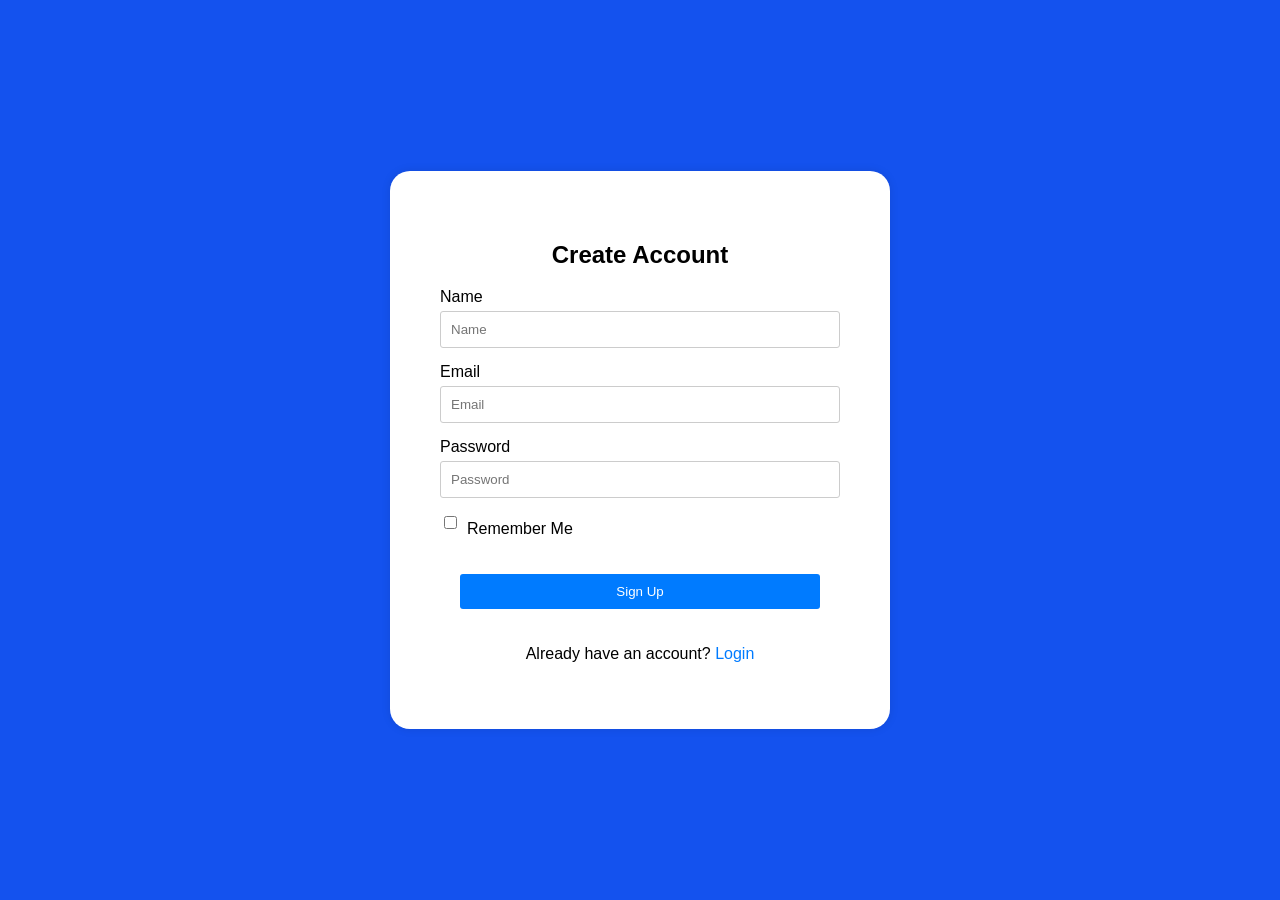
<file: index.html>
<!DOCTYPE html>
<html lang="en">
<head>
    <meta charset="UTF-8">
    <meta name="viewport" content="width=device-width, initial-scale=1.0">
    <link rel="stylesheet" href="styles.css">
    <title>Sign Up</title>
</head>
<body>
    <div class="container">
        <form id="signup-form" class="form">
            <h2>Create Account</h2>
            <label class="label name">Name</label>
            <input type="text" id="signup-name" placeholder="Name" required>
            <label class="label email">Email</label>
            <input type="email" id="signup-email" placeholder="Email" required>
            <label class="label password">Password</label>
            <input type="password" id="signup-password" placeholder="Password" required>
            <label class="remember-me-label">
                <input type="checkbox" class="remember-me"> Remember Me
            </label>
            <button type="submit">Sign Up</button>
        </form>
        <p>Already have an account? <a href="login.html">Login</a></p>
    </div>

    <script>
        document.getElementById("signup-form").addEventListener("submit", function(event) {
            event.preventDefault(); // Prevents the form from submitting normally

            // Perform any necessary login actions here

            // Redirect to the home page
            window.location.href = "login.html";
        });
    </script>
</body>
</html>
</file>
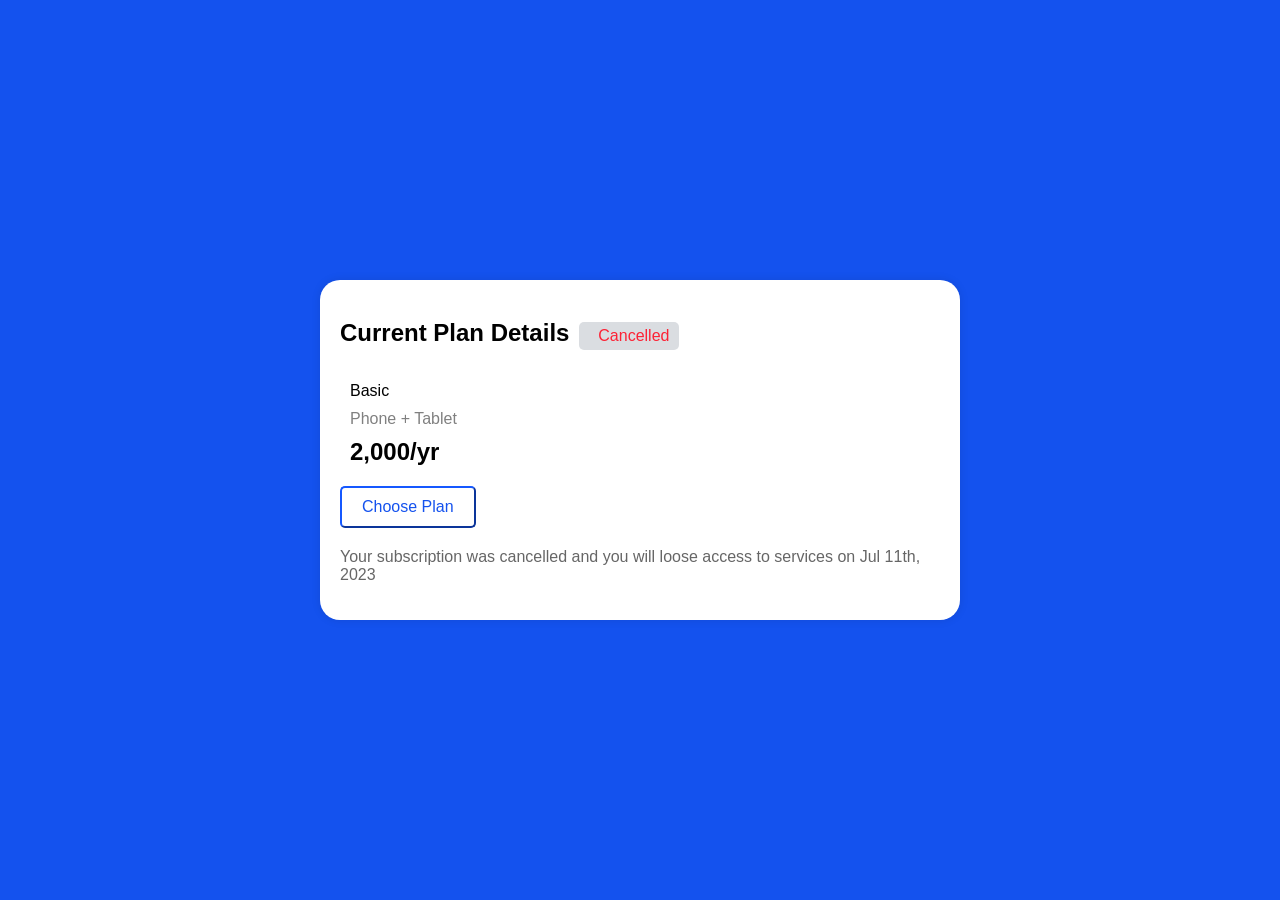
<file: cancel.html>
<!DOCTYPE html>
<html lang="en">
<head>
    <meta charset="UTF-8">
    <meta name="viewport" content="width=device-width, initial-scale=1.0">
    <link rel="stylesheet" href="planscreen.css">
    <title>Plan Screen</title>
</head>
<body>
    <div class="container">
        <div class="head">
        <div class="header">
            <h2>Current Plan Details</h2>
            <span class="cancel-sign">&nbsp;&nbsp;Cancelled</span>
        </div>
        
        <!-- <div class="cancel-button">
            <button class="cancel-btn">Cancel</button>
        </div> -->
    </div>
        
        <div class="plan_name">Basic</div>
        <div class="devices">Phone + Tablet</div>
        <div class="plan_price">2,000/yr</div>

        <div class="change_plan">
            <button class="change_plan_btn">Choose Plan</button>
        </div>
            
        <p>Your subscription was cancelled and you will loose access to services on Jul 11th, 2023</p>
    </div>
    <script src="app.js"></script>
</body>
</html>
</file>
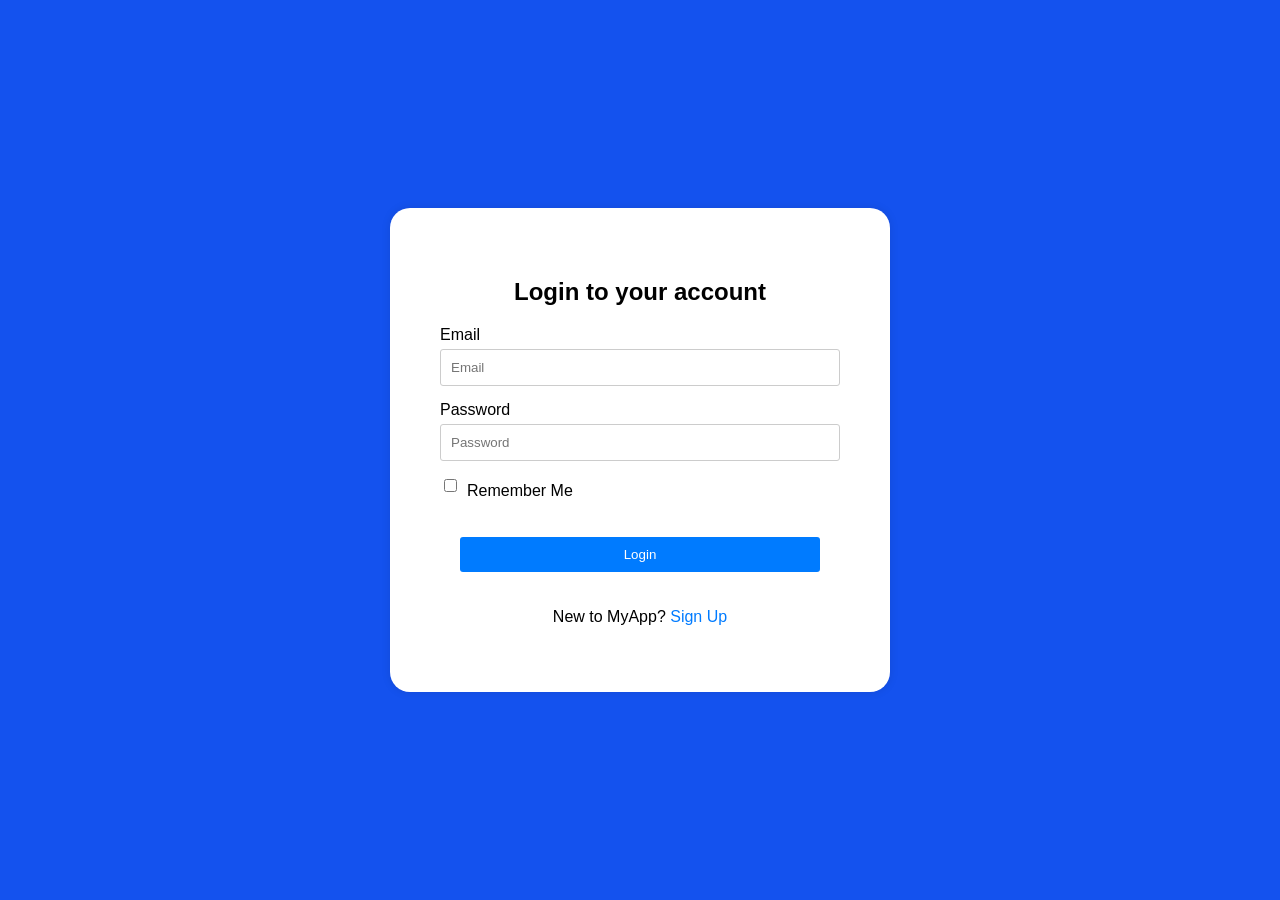
<file: login.html>
<!DOCTYPE html>
<html lang="en">
<head>
    <meta charset="UTF-8">
    <meta name="viewport" content="width=device-width, initial-scale=1.0">
    <link rel="stylesheet" href="styles.css">
    <title>Login</title>
</head>
<body>
    <div class="container">
        <form id="login-form" class="form">
            <h2>Login to your account</h2>
            <label class="label email">Email</label>
            <input type="email" id="login-email" placeholder="Email" required>
            <label class="label password">Password</label>

            <input type="password" id="login-password" placeholder="Password" required>
            <label class="remember-me-label">
                <input type="checkbox" class="remember-me"> Remember Me
            </label>
            <button type="submit">Login</button>
        </form>
        <p>New to MyApp? <a href="signup.html">Sign Up</a></p>
    </div>

    <script>
        document.getElementById("login-form").addEventListener("submit", function(event) {
            event.preventDefault(); // Prevents the form from submitting normally

            // Perform any necessary login actions here

            // Redirect to the home page
            window.location.href = "netflix.html";
        });
    </script>
</body>
</html>
</file>
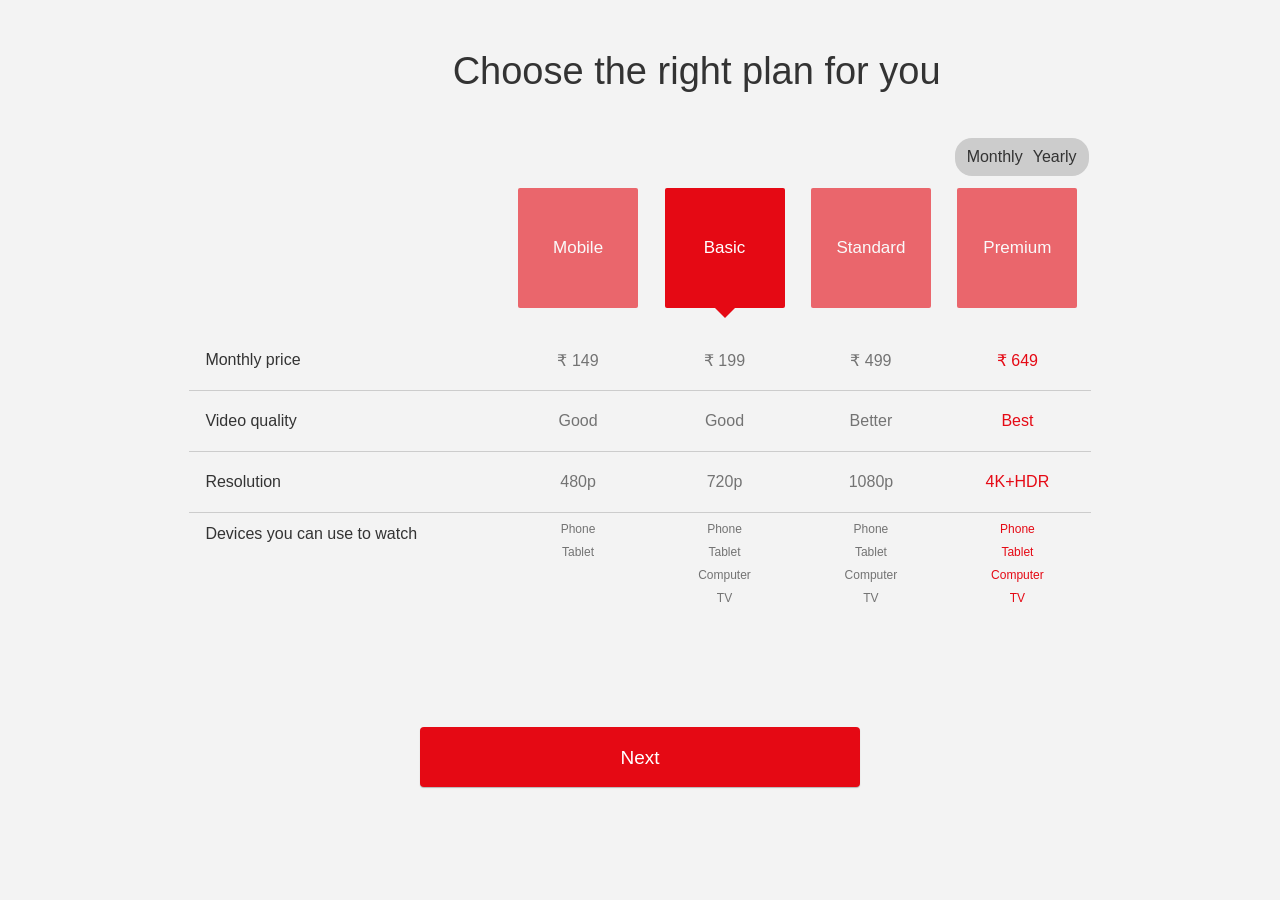
<file: netflix.html>
<!DOCTYPE html>
<html lang="en">
<head>
    <meta charset="UTF-8">
    <meta name="viewport" content="width=device-width, initial-scale=1.0">
    <link rel="stylesheet" href="netflix.css">
    <title>Document</title>
</head>
<body>
    <div
  class="centerContainer narrowCenterContainer snipcss-RGWYd style-3ErCG"
  id="style-3ErCG"
>
  
    <div class="planGrid planGrid--has4Plans" data-uia="plan-grid">
      <div
        class="planGrid__header snipcss0-0-0-1 tether-target-attached-top tether-element-attached-top tether-element-attached-center tether-target-attached-center"
      >
      <div class="intro-text">
        <h1>Choose the right plan for you</h1>
      </div>
      <div class="cen">
        <label class="toggle">
          <input type="checkbox">
          <span class="toggle-text">
            <span class="toggle-option1">Monthly</span>
            <span class="toggle-option2">Yearly</span>
          </span>
        </label>
      </div>
      

        <div
          class="planGrid__selector planGrid__planSelector snipcss0-1-1-2"    
        >
       
            
        
          <label
            class="planGrid__selectorChoice planGrid__planChoice snipcss0-2-2-4"
            ><input
              type="radio"
              name="planChoice"
              class="planGrid__selectorInput planGrid__planInput snipcss0-3-4-5"
              id="planGrid_planChoice_0"
              data-uia="plan-grid-plan-selector+input-text_1_stream_name"
              value="114120"
            />
            <span
              class="planGrid__selectorLabel planGrid__planLabel snipcss0-3-4-6"
              >Mobile</span
            ></label
          ><label
            class="planGrid__selectorChoice planGrid__planChoice snipcss0-2-2-7"
            for="planGrid_planChoice_1"
            data-uia="plan-grid-plan-selector+label-text_1_stream_name"
            ><input
              type="radio"
              name="planChoice"
              class="planGrid__selectorInput planGrid__planInput snipcss0-3-7-8"
              id="planGrid_planChoice_1"
              data-uia="plan-grid-plan-selector+input-text_1_stream_name"
              value="314001031"
              checked=""
            /><span
              class="planGrid__selectorLabel planGrid__planLabel snipcss0-3-7-9"
              >Basic</span
            ></label
          ><label
            class="planGrid__selectorChoice planGrid__planChoice snipcss0-2-2-10"
            for="planGrid_planChoice_2"
            data-uia="plan-grid-plan-selector+label-text_2_stream_name"
            ><input
              type="radio"
              name="planChoice"
              class="planGrid__selectorInput planGrid__planInput snipcss0-3-10-11"
              id="planGrid_planChoice_2"
              data-uia="plan-grid-plan-selector+input-text_2_stream_name"
              value="10322"
            /><span
              class="planGrid__selectorLabel planGrid__planLabel snipcss0-3-10-12"
              >Standard</span
            ></label
          ><label
            class="planGrid__selectorChoice planGrid__planChoice snipcss0-2-2-13"
            for="planGrid_planChoice_3"
            data-uia="plan-grid-plan-selector+label-text_4_stream_name"
            ><input
              type="radio"
              name="planChoice"
              class="planGrid__selectorInput planGrid__planInput snipcss0-3-13-14"
              id="planGrid_planChoice_3"
              data-uia="plan-grid-plan-selector+input-text_4_stream_name"
              value="10341"
            /><span
              class="planGrid__selectorLabel planGrid__planLabel snipcss0-3-13-15"
              >Premium</span
            ></label
          >
        </div>
      </div>

      <div class="toggle-content">
        <table
        class="planGrid__featureTable"
        role="table"
        data-uia="plan-grid-feature-table"
      >
        <tbody
          class="planGrid__featureTableBody"
          data-uia="plan-grid-feature-table-body"
        >
        
          <tr
            role="row"
            class="planGrid__featureTableRow planGrid__featureTableRow--planPrice"
          >

            <td
              class="planGrid__cell planGrid__featureCell tether-target-attached-top tether-abutted tether-abutted-top tether-element-attached-top tether-element-attached-center tether-target-attached-center"
              role="cell"
              data-uia="plan-grid-feature-table-cell+planPrice-feature"
            >
              Monthly price
            </td>
            <td
              class="planGrid__cell planGrid__stringCell"
              role="cell"
              data-uia="plan-grid-feature-table-cell+planPrice-text_1_stream_name"
              aria-label="Mobile"
            >
              ₹&nbsp;149
            </td>
            <td
              class="planGrid__cell planGrid__stringCell"
              role="cell"
              data-uia="plan-grid-feature-table-cell+planPrice-text_1_stream_name"
              aria-label="Basic"
            >
              ₹&nbsp;199
            </td>
            <td
              class="planGrid__cell planGrid__stringCell"
              role="cell"
              data-uia="plan-grid-feature-table-cell+planPrice-text_2_stream_name"
              aria-label="Standard"
            >
              ₹&nbsp;499
            </td>
            <td
              class="planGrid__cell planGrid__cell--isSelected planGrid__stringCell"
              role="cell"
              data-uia="plan-grid-feature-table-cell+planPrice-text_4_stream_name"
              aria-label="Premium"
            >
              ₹&nbsp;649
            </td>
          </tr>
          <tr
            role="row"
            class="planGrid__featureTableRow planGrid__featureTableRow--videoQuality"
          >
            <td
              class="planGrid__cell planGrid__featureCell"
              role="cell"
              data-uia="plan-grid-feature-table-cell+videoQuality-feature"
            >
              Video quality
            </td>
            <td
              class="planGrid__cell planGrid__videoQualityCell"
              role="cell"
              data-uia="plan-grid-feature-table-cell+videoQuality-text_1_stream_name"
              aria-label="Mobile"
            >
              <div class="planGrid__videoQualityLabel">Good</div>
            </td>
            <td
              class="planGrid__cell planGrid__videoQualityCell"
              role="cell"
              data-uia="plan-grid-feature-table-cell+videoQuality-text_1_stream_name"
              aria-label="Basic"
            >
              <div class="planGrid__videoQualityLabel">Good</div>
            </td>
            <td
              class="planGrid__cell planGrid__videoQualityCell"
              role="cell"
              data-uia="plan-grid-feature-table-cell+videoQuality-text_2_stream_name"
              aria-label="Standard"
            >
              <div class="planGrid__videoQualityLabel">Better</div>
            </td>
            <td
              class="planGrid__cell planGrid__cell--isSelected planGrid__videoQualityCell"
              role="cell"
              data-uia="plan-grid-feature-table-cell+videoQuality-text_4_stream_name"
              aria-label="Premium"
            >
              <div class="planGrid__videoQualityLabel">Best</div>
            </td>
          </tr>
          <tr
            role="row"
            class="planGrid__featureTableRow planGrid__featureTableRow--resolution"
          >
            <td
              class="planGrid__cell planGrid__featureCell"
              role="cell"
              data-uia="plan-grid-feature-table-cell+resolution-feature"
            >
              Resolution
            </td>
            <td
              class="planGrid__cell planGrid__videoQualityCell"
              role="cell"
              data-uia="plan-grid-feature-table-cell+resolution-text_1_stream_name"
              aria-label="Mobile"
            >
              <div class="planGrid__videoQualityLabel">480p</div>
            </td>
            <td
              class="planGrid__cell planGrid__videoQualityCell"
              role="cell"
              data-uia="plan-grid-feature-table-cell+resolution-text_1_stream_name"
              aria-label="Basic"
            >
              <div class="planGrid__videoQualityLabel">720p</div>
            </td>
            <td
              class="planGrid__cell planGrid__videoQualityCell"
              role="cell"
              data-uia="plan-grid-feature-table-cell+resolution-text_2_stream_name"
              aria-label="Standard"
            >
              <div class="planGrid__videoQualityLabel">1080p</div>
            </td>
            <td
              class="planGrid__cell planGrid__cell--isSelected planGrid__videoQualityCell"
              role="cell"
              data-uia="plan-grid-feature-table-cell+resolution-text_4_stream_name"
              aria-label="Premium"
            >
              <div class="planGrid__videoQualityLabel">4K+HDR</div>
            </td>
          </tr>
          <tr
            role="row"
            class="planGrid__featureTableRow planGrid__featureTableRow--supportedDevices"
          >
            <td
              class="planGrid__cell planGrid__featureCell"
              role="cell"
              data-uia="plan-grid-feature-table-cell+supportedDevices-feature"
            >
              Devices you can use to watch
            </td>
            <td
              class="planGrid__cell planGrid__supportedDevicesCell"
              role="cell"
              data-uia="plan-grid-feature-table-cell+supportedDevices-text_1_stream_name"
              aria-label="Mobile"
            >
             
                <div class="planGrid__supportedDevicesLabel">Phone</div>
             
                <div class="planGrid__supportedDevicesLabel">Tablet</div>
              </div>
            </td>
            <td
              class="planGrid__cell planGrid__supportedDevicesCell"
              role="cell"
              data-uia="plan-grid-feature-table-cell+supportedDevices-text_1_stream_name"
              aria-label="Basic"
            >
                
                <div class="planGrid__supportedDevicesLabel">Phone</div>
                
                <div class="planGrid__supportedDevicesLabel">Tablet</div>
                
                <div class="planGrid__supportedDevicesLabel">Computer</div>
                
                <div class="planGrid__supportedDevicesLabel">TV</div>
              
            </td>
            <td
              class="planGrid__cell planGrid__supportedDevicesCell"
              role="cell"
              data-uia="plan-grid-feature-table-cell+supportedDevices-text_2_stream_name"
              aria-label="Standard"
            >
                
                <div class="planGrid__supportedDevicesLabel">Phone</div>
                
                <div class="planGrid__supportedDevicesLabel">Tablet</div>
                
                <div class="planGrid__supportedDevicesLabel">Computer</div>
                
                <div class="planGrid__supportedDevicesLabel">TV</div>
            </td>
            <td
              class="planGrid__cell planGrid__cell--isSelected planGrid__supportedDevicesCell"
              role="cell"
              data-uia="plan-grid-feature-table-cell+supportedDevices-text_4_stream_name"
              aria-label="Premium"
            >
                
                <div class="planGrid__supportedDevicesLabel">Phone</div>
                
                <div class="planGrid__supportedDevicesLabel">Tablet</div>
                
                <div class="planGrid__supportedDevicesLabel">Computer</div>
                
                <div class="planGrid__supportedDevicesLabel">TV</div>
            </td>
          </tr>
        </tbody>
      </table>
      </div>

      <div class="toggle-content">
        <table
        class="planGrid__featureTable"
        role="table"
        data-uia="plan-grid-feature-table"
      >
        <tbody
          class="planGrid__featureTableBody"
          data-uia="plan-grid-feature-table-body"
        >
        
          <tr
            role="row"
            class="planGrid__featureTableRow planGrid__featureTableRow--planPrice"
          >

            <td
              class="planGrid__cell planGrid__featureCell tether-target-attached-top tether-abutted tether-abutted-top tether-element-attached-top tether-element-attached-center tether-target-attached-center"
              role="cell"
              data-uia="plan-grid-feature-table-cell+planPrice-feature"
            >
              Yearly price
            </td>
            <td
              class="planGrid__cell planGrid__stringCell"
              role="cell"
              data-uia="plan-grid-feature-table-cell+planPrice-text_1_stream_name"
              aria-label="Mobile"
            >
              ₹&nbsp;1499
            </td>
            <td
              class="planGrid__cell planGrid__stringCell"
              role="cell"
              data-uia="plan-grid-feature-table-cell+planPrice-text_1_stream_name"
              aria-label="Basic"
            >
              ₹&nbsp;1999
            </td>
            <td
              class="planGrid__cell planGrid__stringCell"
              role="cell"
              data-uia="plan-grid-feature-table-cell+planPrice-text_2_stream_name"
              aria-label="Standard"
            >
              ₹&nbsp;4999
            </td>
            <td
              class="planGrid__cell planGrid__cell--isSelected planGrid__stringCell"
              role="cell"
              data-uia="plan-grid-feature-table-cell+planPrice-text_4_stream_name"
              aria-label="Premium"
            >
              ₹&nbsp;6499
            </td>
          </tr>
          <tr
            role="row"
            class="planGrid__featureTableRow planGrid__featureTableRow--videoQuality"
          >
            <td
              class="planGrid__cell planGrid__featureCell"
              role="cell"
              data-uia="plan-grid-feature-table-cell+videoQuality-feature"
            >
              Video quality
            </td>
            <td
              class="planGrid__cell planGrid__videoQualityCell"
              role="cell"
              data-uia="plan-grid-feature-table-cell+videoQuality-text_1_stream_name"
              aria-label="Mobile"
            >
              <div class="planGrid__videoQualityLabel">Good</div>
            </td>
            <td
              class="planGrid__cell planGrid__videoQualityCell"
              role="cell"
              data-uia="plan-grid-feature-table-cell+videoQuality-text_1_stream_name"
              aria-label="Basic"
            >
              <div class="planGrid__videoQualityLabel">Good</div>
            </td>
            <td
              class="planGrid__cell planGrid__videoQualityCell"
              role="cell"
              data-uia="plan-grid-feature-table-cell+videoQuality-text_2_stream_name"
              aria-label="Standard"
            >
              <div class="planGrid__videoQualityLabel">Better</div>
            </td>
            <td
              class="planGrid__cell planGrid__cell--isSelected planGrid__videoQualityCell"
              role="cell"
              data-uia="plan-grid-feature-table-cell+videoQuality-text_4_stream_name"
              aria-label="Premium"
            >
              <div class="planGrid__videoQualityLabel">Best</div>
            </td>
          </tr>
          <tr
            role="row"
            class="planGrid__featureTableRow planGrid__featureTableRow--resolution"
          >
            <td
              class="planGrid__cell planGrid__featureCell"
              role="cell"
              data-uia="plan-grid-feature-table-cell+resolution-feature"
            >
              Resolution
            </td>
            <td
              class="planGrid__cell planGrid__videoQualityCell"
              role="cell"
              data-uia="plan-grid-feature-table-cell+resolution-text_1_stream_name"
              aria-label="Mobile"
            >
              <div class="planGrid__videoQualityLabel">480p</div>
            </td>
            <td
              class="planGrid__cell planGrid__videoQualityCell"
              role="cell"
              data-uia="plan-grid-feature-table-cell+resolution-text_1_stream_name"
              aria-label="Basic"
            >
              <div class="planGrid__videoQualityLabel">720p</div>
            </td>
            <td
              class="planGrid__cell planGrid__videoQualityCell"
              role="cell"
              data-uia="plan-grid-feature-table-cell+resolution-text_2_stream_name"
              aria-label="Standard"
            >
              <div class="planGrid__videoQualityLabel">1080p</div>
            </td>
            <td
              class="planGrid__cell planGrid__cell--isSelected planGrid__videoQualityCell"
              role="cell"
              data-uia="plan-grid-feature-table-cell+resolution-text_4_stream_name"
              aria-label="Premium"
            >
              <div class="planGrid__videoQualityLabel">4K+HDR</div>
            </td>
          </tr>
          <tr
            role="row"
            class="planGrid__featureTableRow planGrid__featureTableRow--supportedDevices"
          >
            <td
              class="planGrid__cell planGrid__featureCell"
              role="cell"
              data-uia="plan-grid-feature-table-cell+supportedDevices-feature"
            >
              Devices you can use to watch
            </td>
            <td
              class="planGrid__cell planGrid__supportedDevicesCell"
              role="cell"
              data-uia="plan-grid-feature-table-cell+supportedDevices-text_1_stream_name"
              aria-label="Mobile"
            >
             
                <div class="planGrid__supportedDevicesLabel">Phone</div>
             
                <div class="planGrid__supportedDevicesLabel">Tablet</div>
              </div>
            </td>
            <td
              class="planGrid__cell planGrid__supportedDevicesCell"
              role="cell"
              data-uia="plan-grid-feature-table-cell+supportedDevices-text_1_stream_name"
              aria-label="Basic"
            >
                
                <div class="planGrid__supportedDevicesLabel">Phone</div>
                
                <div class="planGrid__supportedDevicesLabel">Tablet</div>
                
                <div class="planGrid__supportedDevicesLabel">Computer</div>
                
                <div class="planGrid__supportedDevicesLabel">TV</div>
              
            </td>
            <td
              class="planGrid__cell planGrid__supportedDevicesCell"
              role="cell"
              data-uia="plan-grid-feature-table-cell+supportedDevices-text_2_stream_name"
              aria-label="Standard"
            >
                
                <div class="planGrid__supportedDevicesLabel">Phone</div>
                
                <div class="planGrid__supportedDevicesLabel">Tablet</div>
                
                <div class="planGrid__supportedDevicesLabel">Computer</div>
                
                <div class="planGrid__supportedDevicesLabel">TV</div>
            </td>
            <td
              class="planGrid__cell planGrid__cell--isSelected planGrid__supportedDevicesCell"
              role="cell"
              data-uia="plan-grid-feature-table-cell+supportedDevices-text_4_stream_name"
              aria-label="Premium"
            >
                
                <div class="planGrid__supportedDevicesLabel">Phone</div>
                
                <div class="planGrid__supportedDevicesLabel">Tablet</div>
                
                <div class="planGrid__supportedDevicesLabel">Computer</div>
                
                <div class="planGrid__supportedDevicesLabel">TV</div>
            </td>
          </tr>
        </tbody>
      </table>
      </div>
      
      <div>
        <small class="planGrid__disclaimer planGrid__standardDisclaimer"
          ><br
        /></small>
      </div>
    </div>
  </div>
  <div class="submitBtnContainer">
    <button
      type="button"
      tabindex="0"
      class="nf-btn nf-btn-primary nf-btn-solid nf-btn-oversize"
      data-uia="cta-plan-selection"
      placeholder="planSelection_button_continue"
        onclick="loginAndRedirect()"
    >
      Next
    </button>
  </div>
</div>


<!-- <script src="app.js"></script> -->
    <script>
        function loginAndRedirect() {
            // Perform any necessary login actions here

            // Redirect to the home page
            window.location.href = "payment.html";
        }
    </script>
<script>
  const toggleContents = document.querySelectorAll('.toggle-content');
  
  toggleContents[0].style.display = 'block'; // Show the first content by default
  
  const toggleInput = document.querySelector('.toggle input');
  toggleInput.addEventListener('change', () => {
    toggleContents.forEach(content => {
      content.style.display = 'none';
    });
  
    const selectedContentIndex = toggleInput.checked ? 1 : 0;
    toggleContents[selectedContentIndex].style.display = 'block';
  });
  </script>

</body>
</html>
</file>
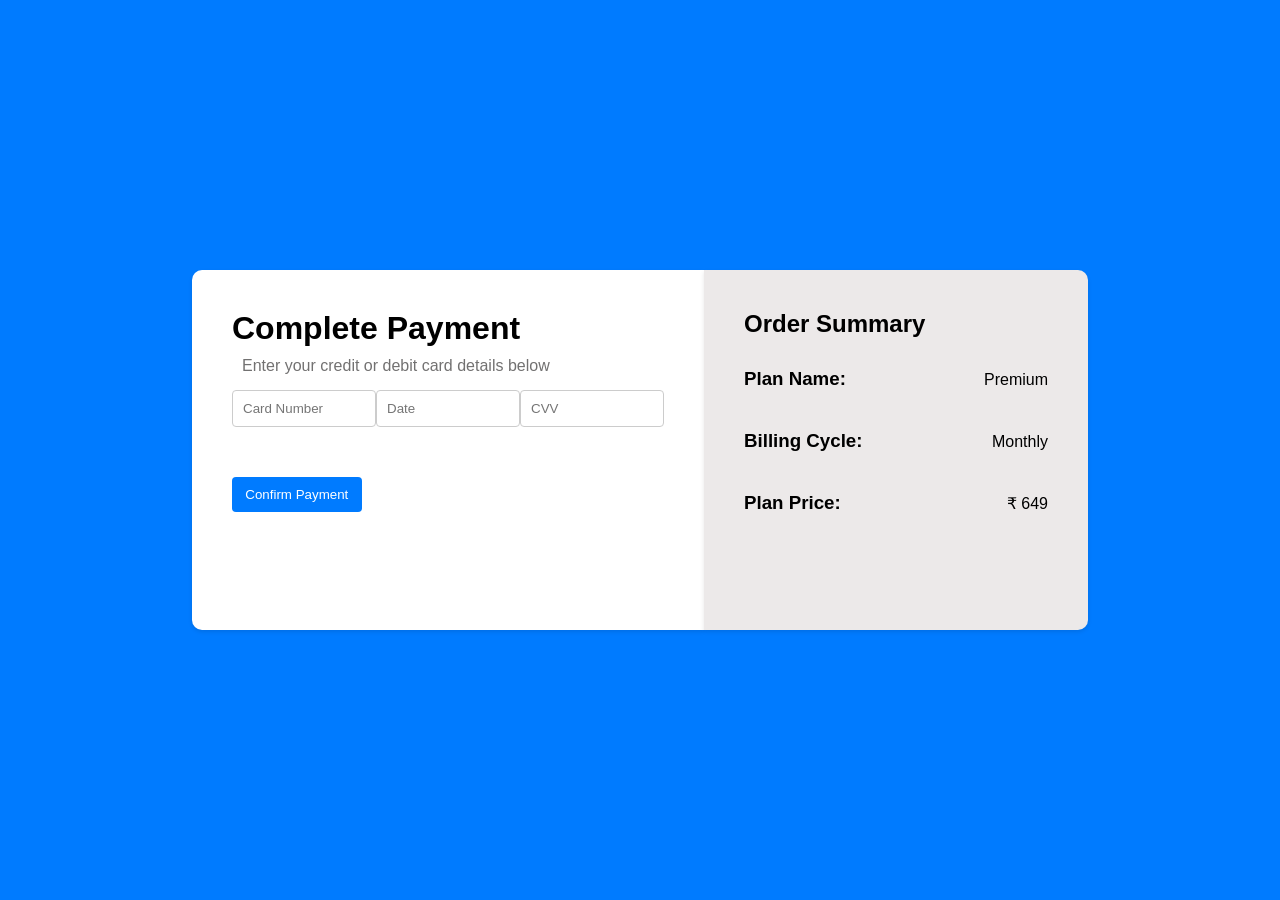
<file: payment.html>
<!DOCTYPE html>
<html lang="en">
<head>
    <meta charset="UTF-8">
    <meta name="viewport" content="width=device-width, initial-scale=1.0">
    <link rel="stylesheet" href="payment.css">
    <title>Payment Screen</title>
</head>
<body>
    <div class="payment-container">
        <div class="payment-form">
            <h1>Complete Payment</h1>
            <p>Enter your credit or debit card details below</p>
            <form>
                <div class="input-group">
                    <input type="text" placeholder="Card Number" class="input-with-space">
                    <input type="text" placeholder="Date" class="input-small">
                    <input type="text" placeholder="CVV" class="input-small">
                </div>
                <button type="button" onclick="loginAndRedirect()" class="confirm-button">Confirm Payment</button>
            </form>
        </div>
        <div class="order-summary">
            <h2>Order Summary</h2>
            <div class="summary-item">
                <h3>Plan Name:</h3>
                <p>Premium</p>
            </div>
            <div class="summary-item">
                <h3>Billing Cycle:</h3>
                <p>Monthly</p>
            </div>
            <div class="summary-item">
                <h3>Plan Price:</h3>
                <p>₹ 649</p>
            </div>
        </div>
    </div>
    <script>
        function loginAndRedirect() {
            // Perform any necessary login actions here

            // Redirect to the home page
            window.location.href = "planscreen.html";
        }
    </script>
</body>
</html>
</file>
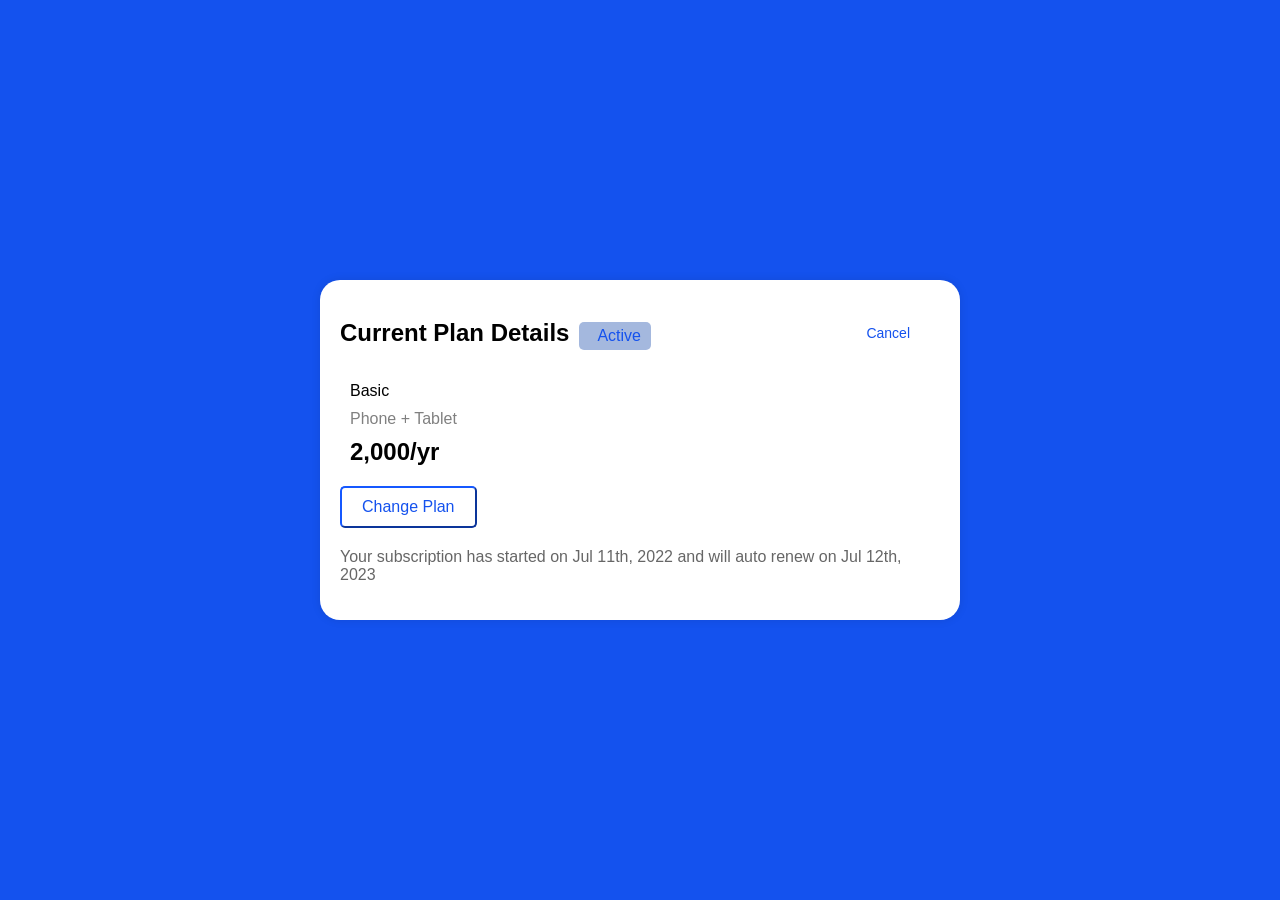
<file: planscreen.html>
<!DOCTYPE html>
<html lang="en">
<head>
    <meta charset="UTF-8">
    <meta name="viewport" content="width=device-width, initial-scale=1.0">
    <link rel="stylesheet" href="planscreen.css">
    <title>Plan Screen</title>
</head>
<body>
    <div class="container">
        <div class="head">
            <div class="header">
                <h2>Current Plan Details</h2>
                <span class="active-sign">&nbsp;&nbsp;Active</span>
            </div>
            
            <div class="cancel-button">
                <button onclick="loginAndRedirect()" id="cancelBtn" class="cancel-btn">Cancel</button>
            </div>
        </div>
        
        <div class="plan_name">Basic</div>
        <div class="devices">Phone + Tablet</div>
        <div class="plan_price">2,000/yr</div>

        <div class="change_plan">
            <button class="change_plan_btn">Change Plan</button>
        </div>
            
        <p>Your subscription has started on Jul 11th, 2022 and will auto renew on Jul 12th, 2023</p>
    </div>
    
    <script src="app.js"></script>
    <script>
        function loginAndRedirect() {
            // Perform any necessary login actions here

            // Redirect to the home page
            window.location.href = "cancel.html";
        }
    </script>
</body>
</html>
</file>
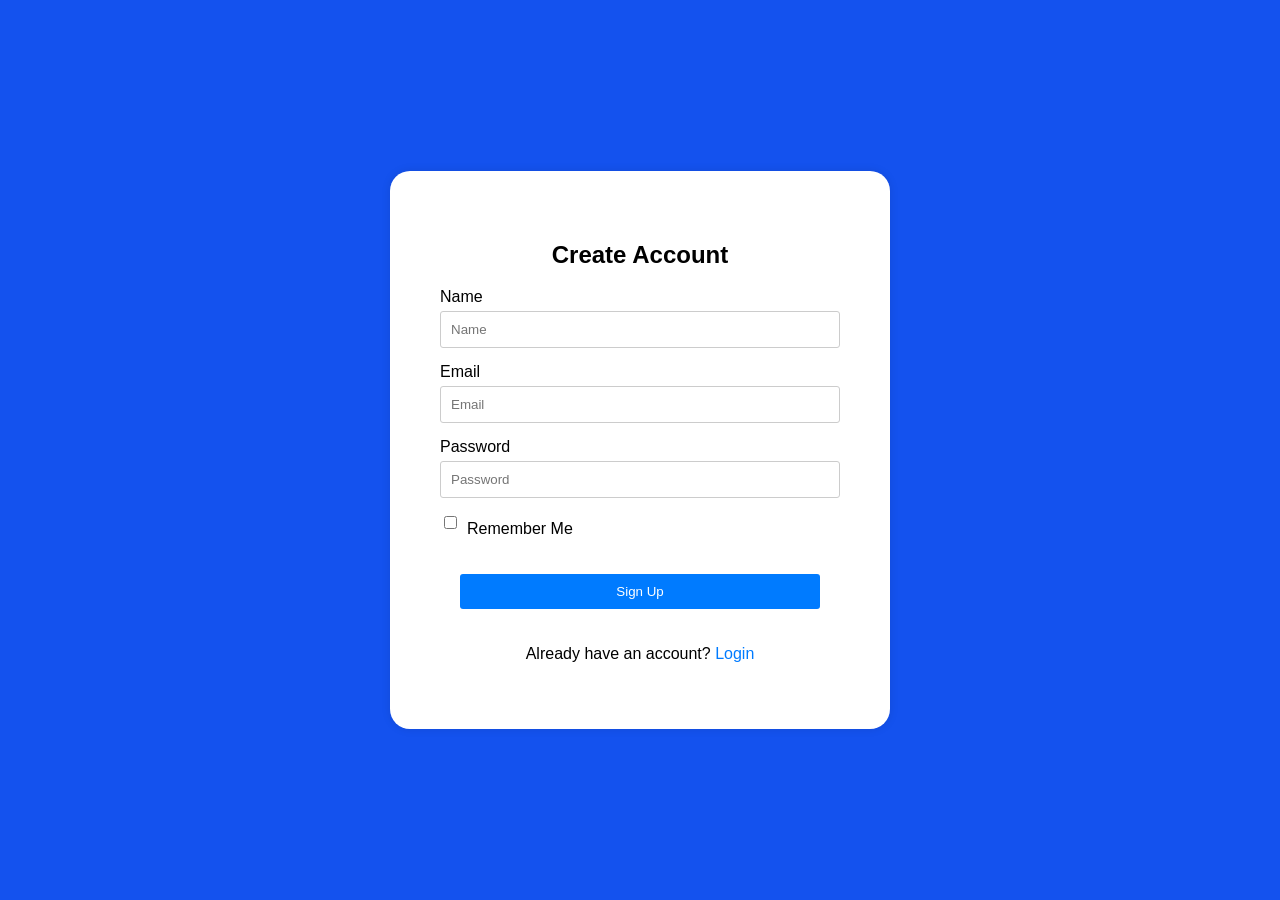
<file: signup.html>
<!DOCTYPE html>
<html lang="en">
<head>
    <meta charset="UTF-8">
    <meta name="viewport" content="width=device-width, initial-scale=1.0">
    <link rel="stylesheet" href="styles.css">
    <title>Sign Up</title>
</head>
<body>
    <div class="container">
        <form id="signup-form" class="form">
            <h2>Create Account</h2>
            <label class="label name">Name</label>
            <input type="text" id="signup-name" placeholder="Name" required>
            <label class="label email">Email</label>
            <input type="email" id="signup-email" placeholder="Email" required>
            <label class="label password">Password</label>
            <input type="password" id="signup-password" placeholder="Password" required>
            <label class="remember-me-label">
                <input type="checkbox" class="remember-me"> Remember Me
            </label>
            <button type="submit">Sign Up</button>
        </form>
        <p>Already have an account? <a href="login.html">Login</a></p>
    </div>

    <script>
        document.getElementById("signup-form").addEventListener("submit", function(event) {
            event.preventDefault(); // Prevents the form from submitting normally

            // Perform any necessary login actions here

            // Redirect to the home page
            window.location.href = "netflix.html";
        });
    </script>
</body>
</html>
</file>
<file: styles.css>
body {
    margin: 0;
    padding: 0;
    font-family: Arial, sans-serif;
    display: flex;
    justify-content: center;
    align-items: center;
    min-height: 100vh;
    background-color: #1452ee;
}

.container {
    background-color: #ffffff;
    border-radius: 20px;
    box-shadow: 0px 0px 10px rgba(0, 0, 0, 0.1);
    padding: 50px;
    text-align: center;
    max-width: 400px;
    width: 100%;
}

.label{
    margin-right: 500px;
    margin-bottom: 5px;
}

.form {
    display: flex;
    flex-direction: column;
}

input {
    margin-bottom: 15px;
    padding: 10px;
    border: 1px solid #ccc;
    border-radius: 3px;
}

.remember-me-label {
    display: flex;
    align-items: center;
    margin-bottom: 10px;
}

.remember-me {
    margin-right: 10px;
     /* Adjust the margin as needed */
}

button {
    background-color: #007bff;
    color: #fff;
    padding: 10px 20px;
    border: none;
    border-radius: 3px;
    cursor: pointer;
    margin: 20px;
}

button:hover {
    background-color: #0056b3;
}

a {
    color: #007bff;
    text-decoration: none;
}

a:hover {
    text-decoration: underline;
}
</file>
<file: planscreen.css>
body {
    margin: 0;
    padding: 0;
    font-family: Arial, sans-serif;
    display: flex;
    justify-content: center;
    align-items: center;
    min-height: 100vh;
    background-color: #1452ee;
}

.container {
    background-color: #ffffff;
    border-radius: 20px;
    box-shadow: 0px 0px 10px rgba(0, 0, 0, 0.1);
    padding: 20px;
    text-align: center;
    max-width: 600px;
    width: 100%;
    margin: 0 auto;
    text-align: left;
}

/* Header styles */
.header {
    display: flex;
    align-items: center;
}

.head{
    display: flex;
    /* align-items: center; */
    justify-content: space-between;
}

.active-sign {
    background-color: #a4b8de;
    color:#1452ee ;
    padding: 5px 10px;
    border-radius: 5px;
    margin-left: 10px;
}

.cancel-sign {
    background-color: #dadde1;
    color:#fc2235 ;
    padding: 5px 10px;
    border-radius: 5px;
    margin-left: 10px;
}

/* Cancel button styles */
.cancel-button {
    margin: 20px;
}

.cancel-btn {
    background-color: #ffffff;
    color:#1452ee;
    border: none;
    border-radius: 5px;
    padding: 5px 10px;
    font-size: 14px;
    cursor: pointer;
}

/* Heading styles */
h2 {
    font-size: 24px;
    margin-bottom: 25px;
}



.plan_name{
    margin: 10px;
}

.devices{
    color: grey;
    margin: 10px;
}

.plan_price{
    font-size:x-large;
    font:bold;
    font-weight: 700;
    margin: 10px;
}

/* Plan details styles */
* Plan details styles */
.plan_name,
.devices,
.plan_price {
    text-align: left;
 /* Align text to the left */
}

/* Change plan button styles */
.change_plan {
    text-align: left; /* Align button to the left */
    margin-top: 20px;
}

.change_plan_btn {
    background-color: #fff;
    color: #1452ee;
    border-color:#1452ee;
    border-radius: 5px;
    padding: 10px 20px;
    font-size: 16px;
    cursor: pointer;
    display: inline-block; /* Display button inline */
}

.change_plan_btn:hover {
    background-color: #eeeeee;
}

/* Subscription details styles */
p {
    color: #666;
    margin-top: 20px;
    text-align: left; /* Align text to the left */
}
</file>
<file: netflix.css>
body {
  letter-spacing: 0 !important;
  font-family: Netflix Sans, Helvetica Neue, Segoe UI, Roboto, Ubuntu,
    sans-serif;
  color: #333;
  direction: ltr;
  font-size: 16px;
  background: #fff;
}

* {
  letter-spacing: 0 !important;
}

body {
  -webkit-font-smoothing: antialiased;
  -moz-osx-font-smoothing: grayscale;
  background-color: #f3f3f3;
  color: #333;
  direction: ltr;
  font-family: Netflix Sans, Helvetica Neue, Segoe UI, Roboto, Ubuntu,
    sans-serif;
  font-size: 16px;
}

body {
  margin: 0;
  min-width: 320px;
}

html {
  -webkit-font-smoothing: antialiased;
  -moz-osx-font-smoothing: grayscale;
  background-color: #f3f3f3;
  color: #333;
  direction: ltr;
  font-family: Netflix Sans, Helvetica Neue, Segoe UI, Roboto, Ubuntu,
    sans-serif;
  font-size: 16px;
}

.centerContainer {
  box-sizing: border-box;
  margin: 0 auto 15px;
  max-width: 978px;
  padding: 20px 3% 60px;
}

.intro-text {
  padding: 30px 0;
  margin-right: 150px;
}

.submitBtnContainer {
  margin: 0 auto;
  max-width: 440px;
  text-align: center;
  margin-top: 24px;
  padding: 0 16px;
}

button {
  color: inherit;
  font: inherit;
  margin: 0;
  overflow: visible;
  text-transform: none;
}

.nf-btn {
  border: none;
  border-radius: 2px;
  box-shadow: 0 1px 1px rgba(0, 0, 0, 0.25);
  box-sizing: border-box;
  color: #000;
  cursor: pointer;
  display: inline-block;
  font-weight: 500;
  letter-spacing: 0.025rem;
  line-height: 1rem;
  text-align: center;
  text-decoration: none;
  -webkit-user-select: none;
  -moz-user-select: none;
  user-select: none;
  vertical-align: middle;
  font-size: 1rem;
  min-height: 48px;
  min-width: 74px;
  padding: 23.5px 2em;
  position: relative;
  width: 100%;
}

/* SWITCH STYLES
–––––––––––––––––––––––––––––––––––––––––––––––––– */
.switch-wrapper {
  position: relative;
  display: inline-flex;
  /* margin-right: 300px;
    margin-bottom: -100px; */
  padding: 4px;
  border: 1px solid rgb(214, 26, 26);
  margin-bottom: 10px;
  border-radius: 30px;
  background: var(--white);
}

.switch-wrapper [type="radio"] {
  position: absolute;
  left: -9999px;
}

.switch-wrapper [type="radio"]:checked#monthly ~ label[for="monthly"],
.switch-wrapper [type="radio"]:checked#yearly ~ label[for="yearly"] {
  color: #0b0b0b;
  background-color: #0071eb;
  z-index: 1;
}

.switch-wrapper [type="radio"]:checked#monthly ~ label[for="monthly"]:hover,
.switch-wrapper [type="radio"]:checked#yearly ~ label[for="yearly"]:hover {
  background-color: #0071eb;
}

.switch-wrapper
  [type="radio"]:checked#monthly
  + label[for="yearly"]
  ~ .highlighter {
  transform: none;
}

.switch-wrapper
  [type="radio"]:checked#yearly
  + label[for="monthly"]
  ~ .highlighter {
  transform: translateX(0%);
}

.switch-wrapper label {
  font-size: 12px;
  z-index: 1;
  min-width: 80px;
  line-height: 50px;
  cursor: pointer;
  border-radius: 30px;
  transition: color 0.25s ease-in-out;
}

.switch-wrapper label:hover {
  background: #ccc;
}

.switch-wrapper .highlighter {
  position: absolute;
  top: 4px;
  left: 4px;
  width: calc(50% - 4px);
  height: calc(100% - 8px);
  border-radius: 30px;
  background: var(--darkgreen);
  transition: transform 0.25s ease-in-out;
}

@media only screen and (min-width: 500px) {
  .nf-btn {
    width: auto;
  }
}

.nf-btn-solid.nf-btn-primary {
  background-color: #e50914;
  color: #fff;
}

.nf-btn.nf-btn-oversize {
  font-size: 19px;
  line-height: 19px;
  min-height: 60px;
  min-width: 110px;
  padding: 20.5px 2em;
  width: 100%;
}

.nf-btn-primary {
  border-radius: 2px;
  font-size: 17px;
  font-weight: 400;
  line-height: 1;
  min-height: 48px;
}

button.nf-btn-primary {
  border-radius: 4px;
  font-size: 24px;
  font-weight: 400;
  min-height: 64px;
}

.nf-btn-solid.nf-btn-primary:hover {
  background-color: #f6121d;
}

.planGrid__header {
  align-items: flex-end;
  display: flex;
  flex-direction: column;
}

table {
  border-collapse: collapse;
  border-spacing: 0;
}

.planGrid__featureTable {
  display: flex;
  flex-direction: column;
}

.planGrid__selector {
  -webkit-appearance: none;
  -moz-appearance: none;
  appearance: none;
  border: 0;
  box-sizing: border-box;
  display: flex;
  justify-content: center;
  margin: 0;
}

@media only screen and (max-width: 950px) and (min-width: 601px),
  only screen and (min-width: 951px) {
  .planGrid__planSelector {
    order: 1;
  }

  .planGrid--has4Plans .planGrid__selector {
    width: 65%;
  }
}

small {
  font-size: 80%;
}

h1 {
  font-size: 2em;
  margin: 0.67em 0;
  font-weight: 500;
  margin: 0 0 0.4em;
}

@media screen and (min-width: 740px) {
  h1 {
    font-size: 38px;
  }
}

ul > li {
  list-style-type: disc;
  margin-bottom: 5px;
  margin-left: 1.1em;
}

@media only screen and (max-width: 950px) and (min-width: 601px),
  only screen and (min-width: 951px) {
  .planGrid__planChoice {
    padding: 12px 0;
  }
}

.planGrid--has4Plans .planGrid__planChoice {
  width: 25%;
}

.planGrid__featureTableRow {
  align-items: center;
  display: flex;
}

@media only screen and (max-width: 950px) and (min-width: 601px),
  only screen and (min-width: 951px) {
  .planGrid__featureTableRow {
    border-bottom: 1px solid #ccc;
    min-height: 60px;
  }
}

.planGrid__featureTableRow--supportedDevices {
  align-items: start;
}

@media only screen and (max-width: 950px) and (min-width: 601px),
  only screen and (min-width: 951px) {
  .planGrid__featureTableRow:last-child {
    border: 0;
  }
}

b {
  font-weight: 700;
}

@media only screen and (min-width: 951px) {
  .planGrid__planInput {
    height: 120px;
    width: 120px;
  }
}

.planGrid__planInput {
  left: 50%;
  opacity: 0;
  position: absolute;
  top: 50%;
  transform: translate(-50%, -50%);
}

.planGrid__selectorLabel {
  -webkit-touch-callout: none;
  align-items: center;
  box-sizing: border-box;
  display: flex;
  justify-content: center;
  position: relative;
  -webkit-user-select: none;
  -moz-user-select: none;
  user-select: none;
}

@media only screen and (min-width: 951px) {
  .planGrid__planLabel {
    height: 120px;
    width: 120px;
  }
}

.planGrid__planLabel {
  background: #e50914;
  border-radius: 2px;
  color: #fff;
  font-size: 17px;
  font-weight: 500;
  margin: 0 auto;
  opacity: 0.6;
  padding: 18px;
  text-align: center;
}

.planGrid__planInput:checked + .planGrid__planLabel {
  opacity: 1;
}

.planGrid__planLabel:after {
  border: 0 solid transparent;
  border-top-color: #e50914;
  content: "";
  display: block;
  left: 50%;
  position: absolute;
  top: 100%;
  transform: translateX(-50%);
}

@media only screen and (max-width: 950px) and (min-width: 601px),
  only screen and (min-width: 951px) {
  .planGrid__planInput:checked + .planGrid__planLabel::after {
    border-width: 10px 10px 0;
  }
}

.planGrid__selectorInput:focus {
  outline: none;
}

.planGrid__planInput:focus + .planGrid__planLabel {
  box-shadow: 0 0 3px 0 #e50914;
}

td {
  padding: 0;
}

.planGrid__cell {
  fill: #a6a6a6;
  box-sizing: border-box;
  color: #a6a6a6;
  display: block;
  flex: 1 1 auto;
  text-align: center;
}

@media only screen and (max-width: 950px) and (min-width: 601px),
  only screen and (min-width: 951px) {
  .planGrid__cell {
    padding: 12px 16px;
  }
}

.planGrid__featureCell {
  fill: #333;
  color: #333;
  flex: 0 0 auto;
  text-align: left;
}

@media only screen and (max-width: 950px) and (min-width: 601px),
  only screen and (min-width: 951px) {
  .planGrid--has4Plans .planGrid__cell {
    width: 16.25%;
  }

  .planGrid--has4Plans .planGrid__featureCell {
    width: 35%;
  }
}

.planGrid__cell:not(.planGrid__featureCell) {
  fill: #737373;
  color: #737373;
  font-weight: 500;
}

.planGrid__cell.planGrid__cell--isSelected:not(.planGrid__featureCell) {
  fill: #e50914;
  color: #e50914;
}

.planGrid__supportedDevicesCell {
  padding-bottom: 6px;
  padding-top: 2px;
}

@media only screen and (max-width: 950px) and (min-width: 601px),
  only screen and (min-width: 951px) {
  .planGrid__supportedDevicesCell {
    padding-bottom: 12px;
    padding-top: 8px;
  }
}

a {
  background-color: transparent;
  color: #0071eb;
  text-decoration: none;
}

a:active,
a:hover {
  outline: 0;
}

a:hover {
  text-decoration: underline;
}

.planGrid__supportedDevicesIcon {
  height: 26px;
  margin-bottom: -2px;
  margin-top: 6px;
  width: 26px;
}

.planGrid__supportedDevicesLabel {
  font-size: 12px;
  font-weight: 500;
  line-height: 17px;
  margin-bottom: 6px;
}

/* Add some basic styling to the toggle button */
cen {
  align-items: center;
}
.toggle {
  margin-right: 2px;
  position: relative;
  display: inline-block;
  width: 130px;
  height: 34px;
  background-color: #ccc;
  border-radius: 17px;
  padding: 2px;
  cursor: pointer;
  user-select: none;
}

.toggle-text {
  display: flex;
  justify-content: space-evenly;
  align-items: center;
  height: 100%;
  width: 100%;
  border-radius: 17px;
  transition: transform 0.2s ease-in-out;
}

.toggle input {
  display: none;
}

.toggle-content{
    display: none;
    margin-top: 10px;
}
</file>
<file: payment.css>
/* Reset some default styles */
* {
    margin: 0;
    padding: 0;
    box-sizing: border-box;
}

/* Apply some basic styling */
body {
    font-family: Arial, sans-serif;
    background-color: #f7f7f7;
}

.payment-container {
    display: flex;
    justify-content: center;
    align-items: center;
    height: 100vh;
    background-color: #007bff;
}

.payment-form {
    background-color: white;
    padding: 40px;
    border-radius: 10px 0 0 10px;
    box-shadow: 0 2px 4px rgba(0, 0, 0, 0.1);
    width: 40%;
    height: 40%;
    margin-right: 0px;
}

.payment-form h2 {
    margin-bottom: 10px;
}

.payment-form p {
    color: #727171;
    margin: 10px;
}


.payment-form input {
    width: 100%;
    padding: 15px;
    margin-top: 5px;
    margin-bottom: 30px;
    border: 1px solid #ccc;
    border-radius: 4px;
}

.payment-form button {
    display: block;
    width: 30%;
    padding: 10px;
    margin-top: 20px;
    background-color: #007bff;
    color: white;
    border: none;
    border-radius: 4px;
    cursor: pointer;
}

.input-group {
    display: flex;
}

.input-group input {
    flex: 1;
    margin-right: 0px;
    padding: 10px;
    border: 1px solid #ccc;
    border-radius: 4px;
}

.cardDetails::placeholder{
    letter-spacing: 2px;
}

.order-summary {
    background-color: rgb(236, 233, 233);
    padding: 40px;
    border-radius: 0 10px 10px 0;
    box-shadow: 0 2px 4px rgba(0, 0, 0, 0.1);
    width: 30%;
    height: 40%;
    /* margin-left: 20px; */
}

.order-summary h2 {
    margin-bottom: 30px;
}

.summary-item {
    display: flex;
    justify-content: space-between;
    align-items: baseline;
    margin-bottom: 10px;
}

.summary-item h3 {
    margin-bottom: 30px;
    font-weight: bold;
}

/* Adjust layout for smaller screens */
@media (max-width: 768px) {
    .payment-container {
        flex-direction: column;
    }
    
    .payment-form,
    .order-summary {
        width: 100%;
        margin-right: 0;
    }
}
</file>
